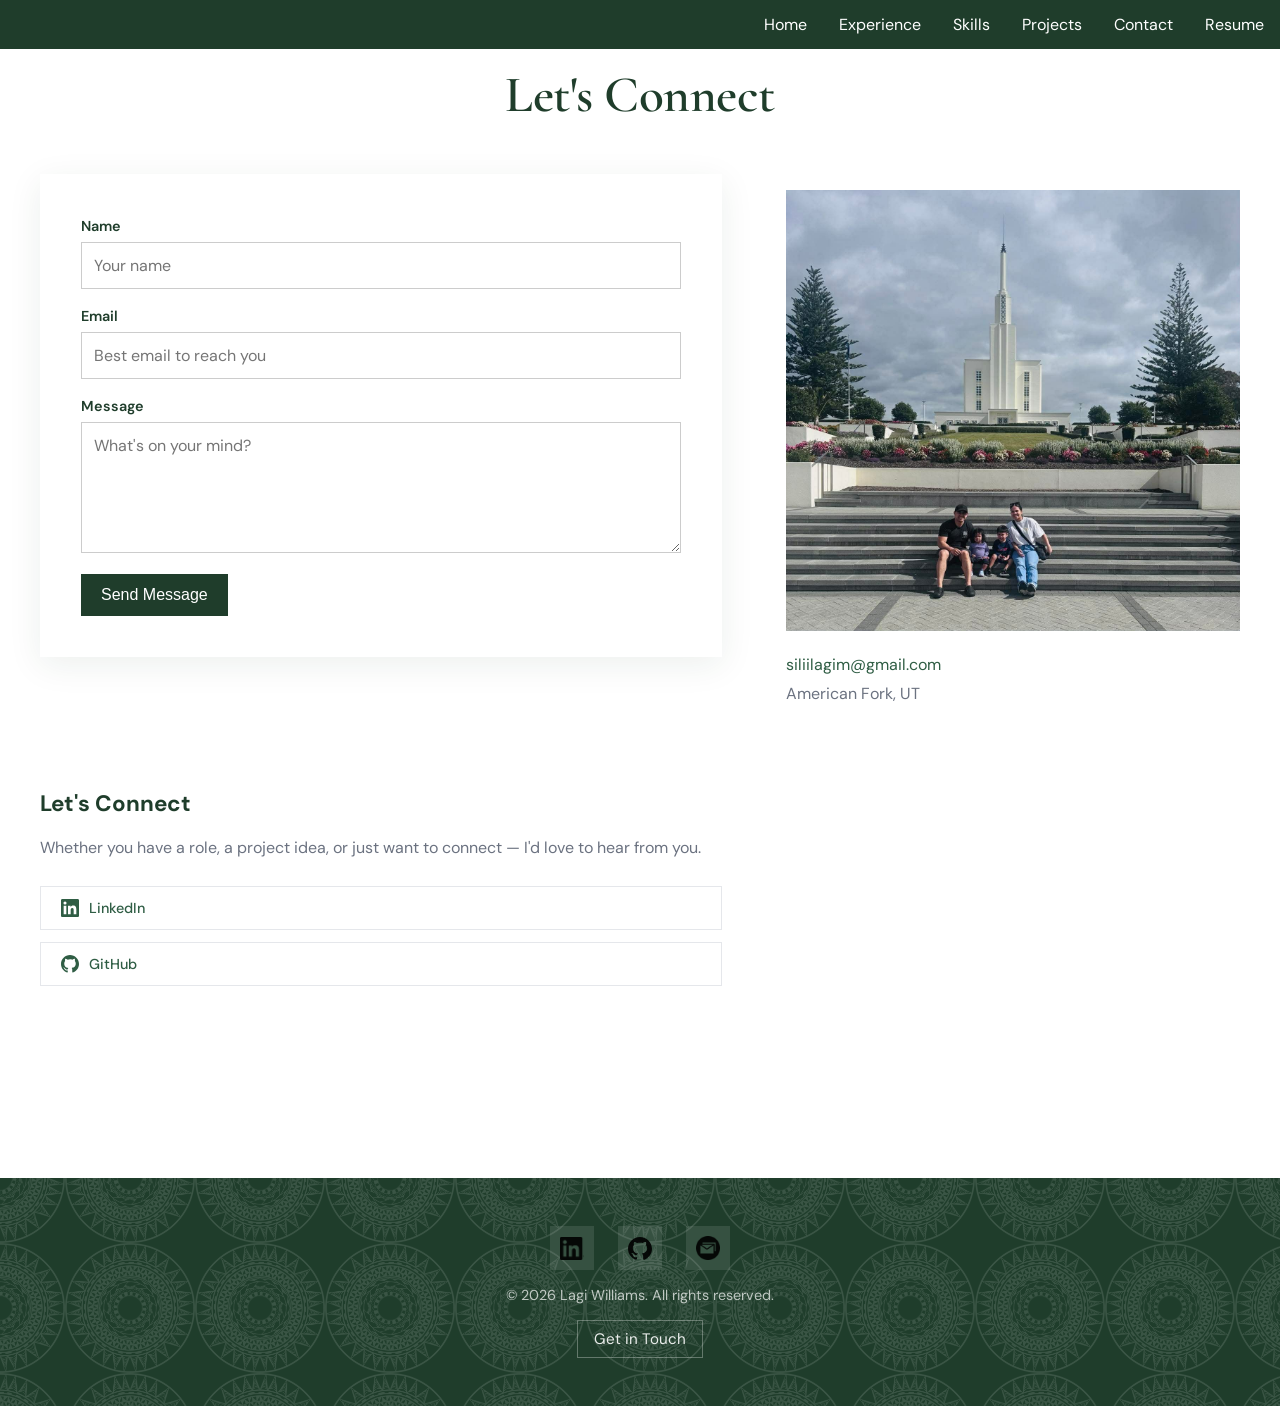
<file: contact.html>
<!DOCTYPE html>
<html lang="en">

<head>
    <meta charset="UTF-8">
    <meta name="viewport" content="width=device-width, initial-scale=1.0">
    <title>Lagi Williams | Contact</title>
    <link rel="stylesheet" href="styles.css">
</head>

<body>
    <div id="header"></div>

    <main>
        <section class="contact">
            <h2 class="sectionTitle">Let's Connect
            </h2>

            <div class="contact-grid" >
                <!-- LEFT: Contact Form -->
                <form class="contact-form" id="contactForm">
                    <label>Name</label>
                    <input type="text" name="name" placeholder="Your name" />

                    <label>Email</label>
                    <input type="email" name="email" placeholder="Best email to reach you" />

                    <label>Message</label>
                    <textarea name="message" rows="5" placeholder="What's on your mind?"></textarea>

                    <button type="submit">Send Message</button>
                </form>


                <!-- RIGHT: Contact Info -->
                <div class="contact-info">
                    <img src="temple_family.jpeg" alt="Lagi and family" class="contact-photo">
                    <p><a href="mailto:siliilagim@gmail.com">siliilagim@gmail.com</a></p>
                    <p>American Fork, UT</p>
                </div>

                <div class="contact-info">
                    <h3>Let's Connect</h3>
                    <p>Whether you have a role, a project idea, or just want to connect — I'd love to hear from you.</p>

                    <div class="contact-links">
                        <a href="https://www.linkedin.com/in/marley-williams" target="_blank" class="contact-link-btn">
                            <svg xmlns="http://www.w3.org/2000/svg" width="18" height="18" viewBox="0 0 24 24" fill="currentColor">
                                <path d="M20.447 20.452h-3.554v-5.569c0-1.328-.027-3.037-1.852-3.037-1.853 
                                                0-2.136 1.445-2.136 2.939v5.667H9.351V9h3.414v1.561h.046c.477-.9 
                                                1.637-1.85 3.37-1.85 3.601 0 4.267 2.37 4.267 5.455v6.286zM5.337 
                                                7.433a2.062 2.062 0 01-2.063-2.065 2.064 2.064 0 112.063 2.065zm1.782 
                                                13.019H3.555V9h3.564v11.452zM22.225 0H1.771C.792 0 0 .774 0 
                                                1.729v20.542C0 23.227.792 24 1.771 24h20.451C23.2 24 24 23.227 
                                                24 22.271V1.729C24 .774 23.2 0 22.222 0h.003z" />
                            </svg>
                            LinkedIn
                        </a>
                
                        <a href="https://github.com/siliilagi" target="_blank" class="contact-link-btn">
                            <svg xmlns="http://www.w3.org/2000/svg" width="18" height="18" viewBox="0 0 24 24" fill="currentColor">
                                <path d="M12 0C5.374 0 0 5.373 0 12c0 5.302 3.438 9.8 8.207 
                                                11.387.599.111.793-.261.793-.577v-2.234c-3.338.726-4.033-1.416-4.033-1.416-.546-1.387-1.333-1.756-1.333-1.756-1.089-.745.083-.729.083-.729 
                                                1.205.084 1.839 1.237 1.839 1.237 1.07 1.834 2.807 1.304 
                                                3.492.997.107-.775.418-1.305.762-1.604-2.665-.305-5.467-1.334-5.467-5.931 
                                                0-1.311.469-2.381 1.236-3.221-.124-.303-.535-1.524.117-3.176 0 0 
                                                1.008-.322 3.301 1.23A11.509 11.509 0 0112 5.803c1.02.005 2.047.138 
                                                3.006.404 2.291-1.552 3.297-1.23 3.297-1.23.653 1.653.242 2.874.118 
                                                3.176.77.84 1.235 1.911 1.235 3.221 0 4.609-2.807 5.624-5.479 
                                                5.921.43.372.823 1.102.823 2.222v3.293c0 .319.192.694.801.576C20.566 
                                                21.797 24 17.3 24 12c0-6.627-5.373-12-12-12z" />
                            </svg>
                            GitHub
                        </a>
                    </div>          </div>
            </div>
            <div class="form-success" id="formSuccess">
                    <div class="success-icon">✓</div>
                    <h3>Message sent!</h3>
                    <p>Thanks for reaching out — I'll get back to you soon.</p>          
            </div>
        </section>


    </main>

    <div id="footer"></div>
    <script src="main.js"></script>

</body>

</html>
</file>
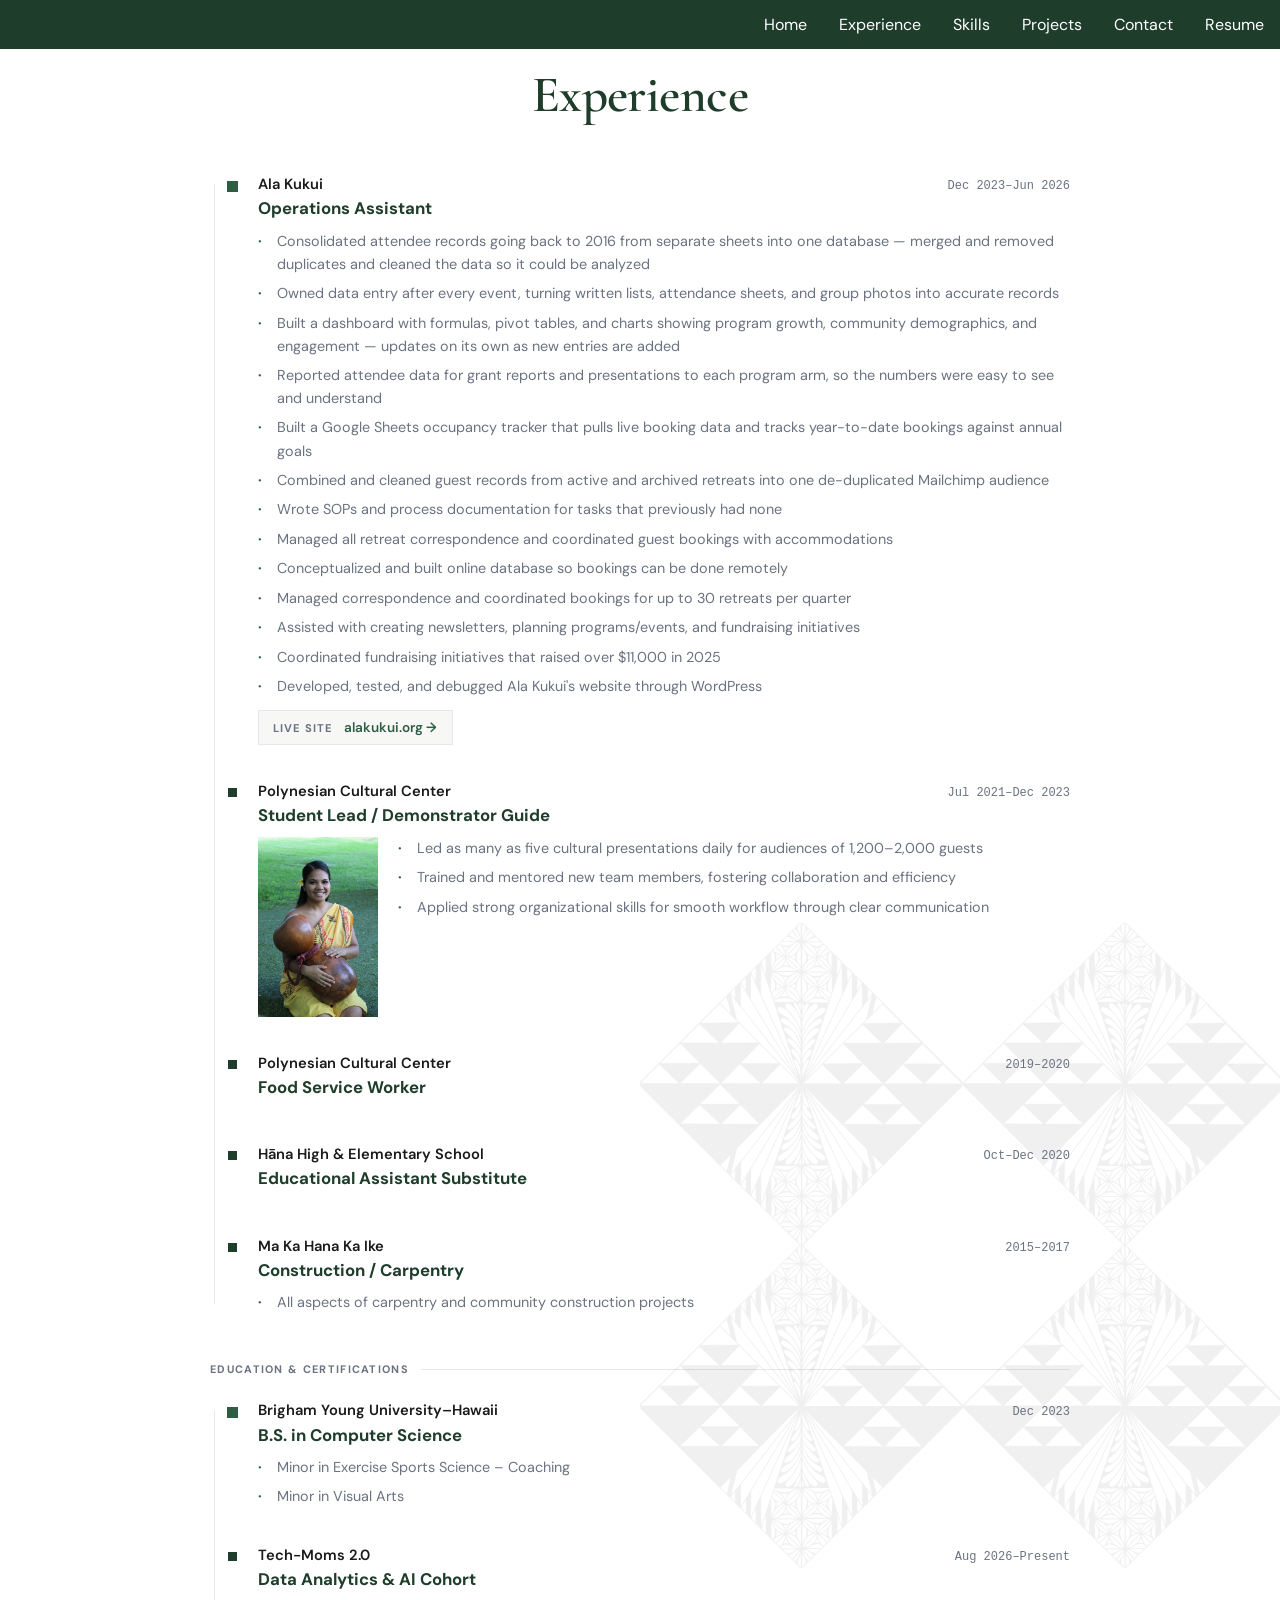
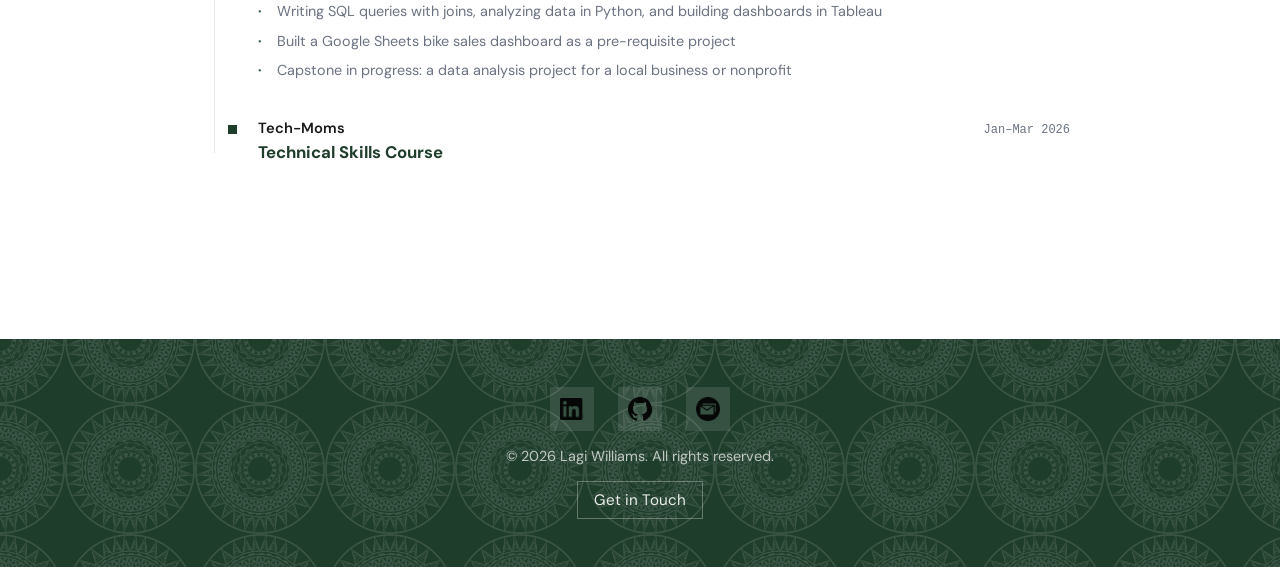
<file: experience.html>
<!DOCTYPE html>
<html lang="en">

<head>
    <meta charset="UTF-8">
    <meta name="viewport" content="width=device-width, initial-scale=1.0">
    <title>Lagi Williams | Experience</title>
    <link rel="stylesheet" href="styles.css">
</head>

<body>
    <div id="header"></div>
    <main>
        <section class="experience">
            <img src="tribal3.png" alt="" class="page-tribal" aria-hidden="true">
            <h2 class="sectionTitle">Experience</h2>

            <!-- Work History -->
            <div class="timeline-v">

                <div class="tl-item">
                    <div class="tl-dot"></div>
                    <div class="tl-header">
                        <span class="tl-company">Ala Kukui</span>
                        <span class="tl-date">Dec 2023–Jun 2026</span>
                    </div>
                    <p class="tl-role">Operations Assistant</p>
                    <ul class="exp-bullets">
                        <li>Consolidated attendee records going back to 2016 from separate sheets into one database — merged and removed duplicates and cleaned the data so it could be analyzed</li>
                        <li>Owned data entry after every event, turning written lists, attendance sheets, and group photos into accurate records</li>
                        <li>Built a dashboard with formulas, pivot tables, and charts showing program growth, community demographics, and engagement — updates on its own as new entries are added</li>
                        <li>Reported attendee data for grant reports and presentations to each program arm, so the numbers were easy to see and understand</li>
                        <li>Built a Google Sheets occupancy tracker that pulls live booking data and tracks year-to-date bookings against annual goals</li>
                        <li>Combined and cleaned guest records from active and archived retreats into one de-duplicated Mailchimp audience</li>
                        <li>Wrote SOPs and process documentation for tasks that previously had none</li>
                        <li>Managed all retreat correspondence and coordinated guest bookings with accommodations</li>
                        <li>Conceptualized and built online database so bookings can be done remotely</li>
                        <li>Managed correspondence and coordinated bookings for up to 30 retreats per quarter</li>
                        <li>Assisted with creating newsletters, planning programs/events, and fundraising initiatives</li>
                        <li>Coordinated fundraising initiatives that raised over $11,000 in 2025</li>
                        <li>Developed, tested, and debugged Ala Kukui's website through WordPress</li>
                    </ul>
                    <a href="https://alakukui.org" target="_blank" class="tl-site-link">
                        <span class="tl-site-label">Live Site</span>
                        <span class="tl-site-url">alakukui.org →</span>
                    </a>
                </div>

                <div class="tl-item">
                    <div class="tl-dot"></div>
                    <div class="tl-header">
                        <span class="tl-company">Polynesian Cultural Center</span>
                        <span class="tl-date">Jul 2021–Dec 2023</span>
                    </div>
                    <p class="tl-role">Student Lead / Demonstrator Guide</p>
                    <div class="tl-photo-row">
                        <img src="pcc_headshot.JPG" alt="Lagi at the Polynesian Cultural Center" class="tl-photo">
                        <ul class="exp-bullets">
                            <li>Led as many as five cultural presentations daily for audiences of 1,200–2,000 guests</li>
                            <li>Trained and mentored new team members, fostering collaboration and efficiency</li>
                            <li>Applied strong organizational skills for smooth workflow through clear communication</li>
                        </ul>
                    </div>
                </div>

                <div class="tl-item">
                    <div class="tl-dot"></div>
                    <div class="tl-header">
                        <span class="tl-company">Polynesian Cultural Center</span>
                        <span class="tl-date">2019–2020</span>
                    </div>
                    <p class="tl-role">Food Service Worker</p>
                </div>

                <div class="tl-item">
                    <div class="tl-dot"></div>
                    <div class="tl-header">
                        <span class="tl-company">Hāna High & Elementary School</span>
                        <span class="tl-date">Oct–Dec 2020</span>
                    </div>
                    <p class="tl-role">Educational Assistant Substitute</p>
                </div>

                <div class="tl-item">
                    <div class="tl-dot"></div>
                    <div class="tl-header">
                        <span class="tl-company">Ma Ka Hana Ka Ike</span>
                        <span class="tl-date">2015–2017</span>
                    </div>
                    <p class="tl-role">Construction / Carpentry</p>
                    <ul class="exp-bullets">
                        <li>All aspects of carpentry and community construction projects</li>
                    </ul>
                </div>

            </div>

            <!-- Education & Certifications -->
            <p class="tl-section-label">Education & Certifications</p>

            <div class="timeline-v">

                <div class="tl-item">
                    <div class="tl-dot"></div>
                    <div class="tl-header">
                        <span class="tl-company">Brigham Young University–Hawaii</span>
                        <span class="tl-date">Dec 2023</span>
                    </div>
                    <p class="tl-role">B.S. in Computer Science</p>
                    <ul class="exp-bullets">
                        <li>Minor in Exercise Sports Science – Coaching</li>
                        <li>Minor in Visual Arts</li>
                    </ul>
                </div>

                <div class="tl-item">
                    <div class="tl-dot"></div>
                    <div class="tl-header">
                        <span class="tl-company">Tech-Moms 2.0</span>
                        <span class="tl-date">Aug 2026–Present</span>
                    </div>
                    <p class="tl-role">Data Analytics & AI Cohort</p>
                    <ul class="exp-bullets">
                        <li>Writing SQL queries with joins, analyzing data in Python, and building dashboards in Tableau</li>
                        <li>Built a Google Sheets bike sales dashboard as a pre-requisite project</li>
                        <li>Capstone in progress: a data analysis project for a local business or nonprofit</li>
                    </ul>
                </div>

                <div class="tl-item">
                    <div class="tl-dot"></div>
                    <div class="tl-header">
                        <span class="tl-company">Tech-Moms</span>
                        <span class="tl-date">Jan–Mar 2026</span>
                    </div>
                    <p class="tl-role">Technical Skills Course</p>
                </div>

            </div>

        </section>
    </main>
    <div id="footer"></div>
    <script src="main.js"></script>
</body>

</html>
</file>
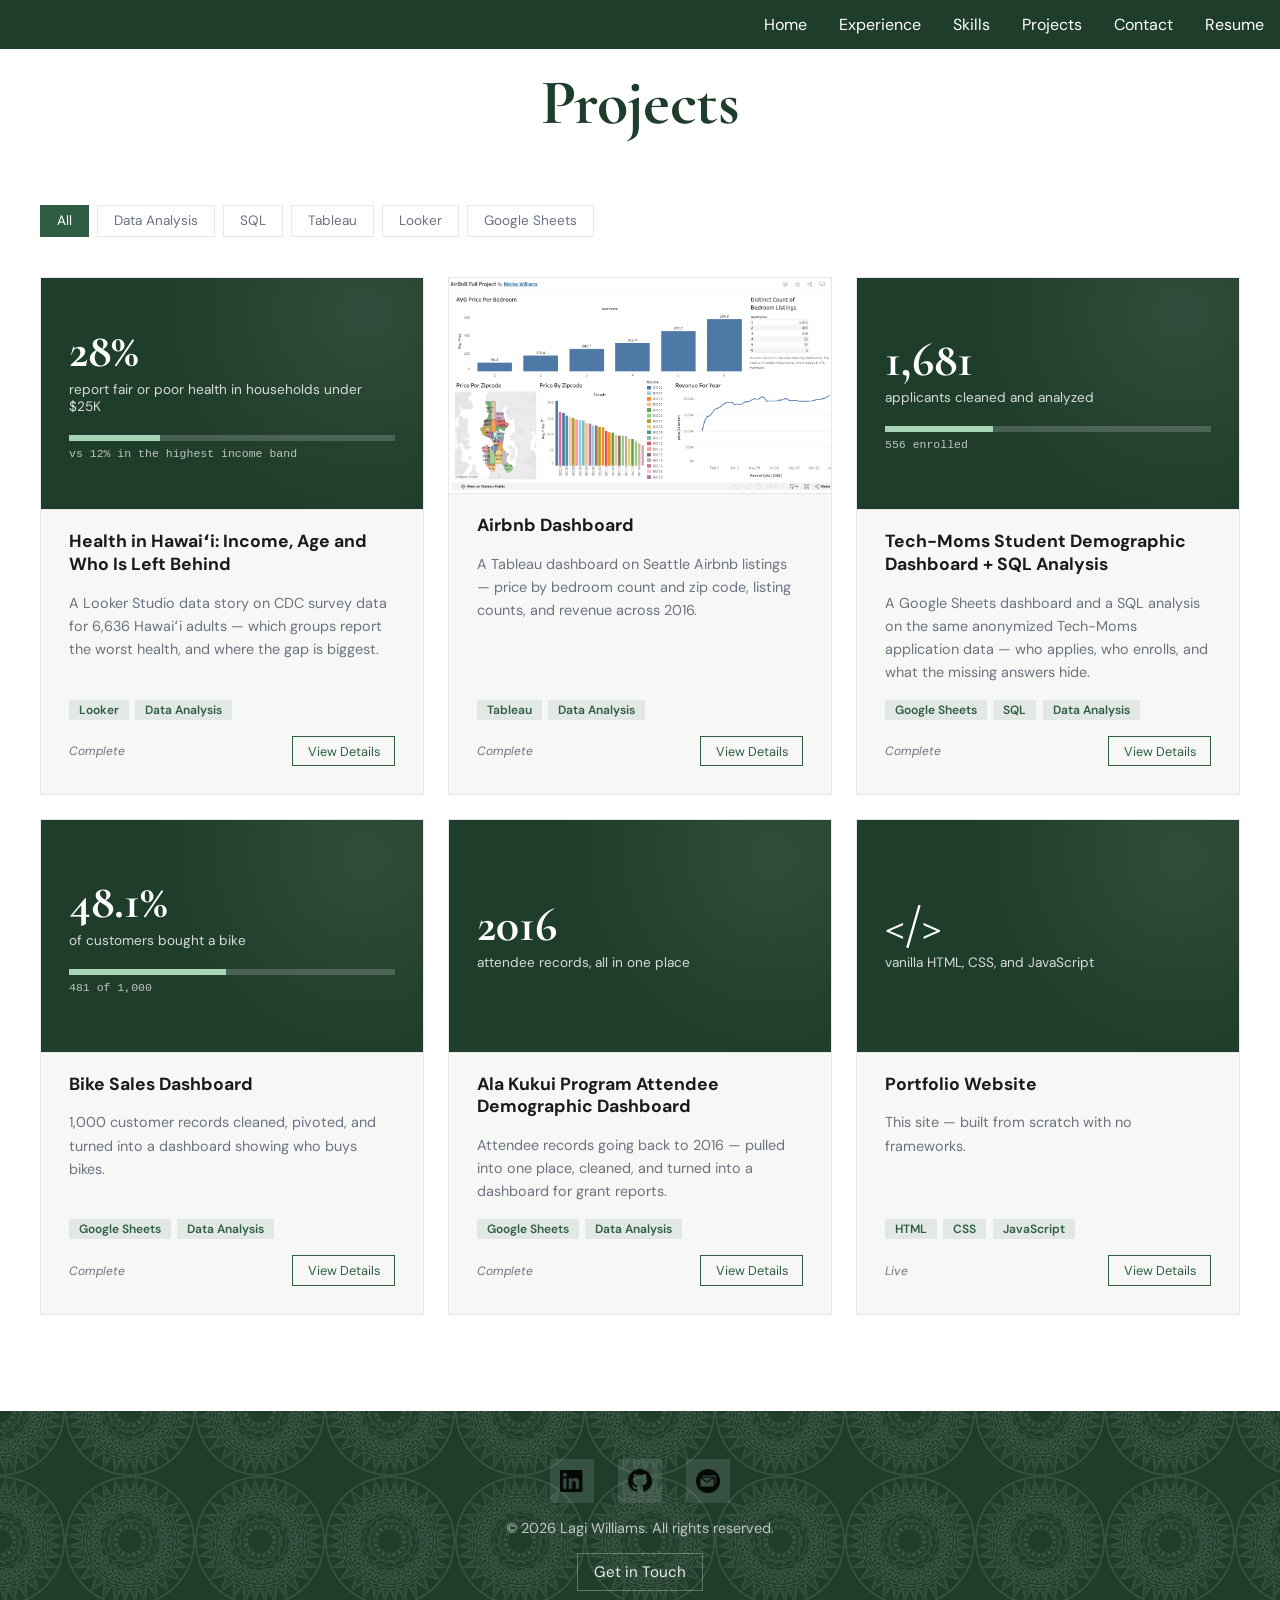
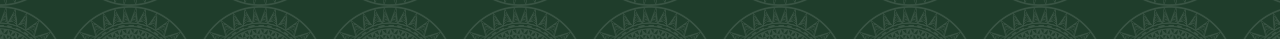
<file: projects.html>
<!DOCTYPE html>
<html lang="en">

<head>
    <meta charset="UTF-8">
    <meta name="viewport" content="width=device-width, initial-scale=1.0">
    <title>Lagi Williams | Projects</title>
    <link rel="stylesheet" href="styles.css">
</head>

<body class="projects-page">
    <div id="header"></div>

    <header>
        <h1>Projects</h1>
    </header>

    <main class="projects-page">
    
        <!-- Filter buttons — data-filter must match a project's tags -->
        <div class="filter-bar">
            <button class="filter-btn active" data-filter="all">All</button>
            <button class="filter-btn" data-filter="Data Analysis">Data Analysis</button>
            <button class="filter-btn" data-filter="SQL">SQL</button>
            <button class="filter-btn" data-filter="Tableau">Tableau</button>
            <button class="filter-btn" data-filter="Looker">Looker</button>
            <button class="filter-btn" data-filter="Google Sheets">Google Sheets</button>
        </div>
    
        <!-- Cards get injected here by JavaScript -->
        <div class="projects-grid" id="projectsGrid"></div>

    </main>
    
    <!-- Modal — lives outside main, hidden by default -->
    <div class="modal-overlay" id="modalOverlay">
        <div class="modal-box">
            <button class="modal-close" id="modalClose">✕</button>
            <div class="modal-tags" id="modalTags"></div>
            <h2 class="modal-title" id="modalTitle"></h2>
            <p class="modal-status" id="modalStatus"></p>
            <img class="modal-image" id="modalImage" alt="" style="display: none;">
            <div class="modal-detail" id="modalDetail"></div>
            <a class="tl-site-link" id="modalLink" target="_blank" rel="noopener" style="display: none;">
                <span class="tl-site-label">View</span>
                <span class="tl-site-url" id="modalLinkText"></span>
            </a>
        </div>
    </div>

    <div id="footer"></div>
    <script src="main.js"></script>
    <!-- <script src="instagram-scroll.js"></script> -->
</body>

</html>
</file>
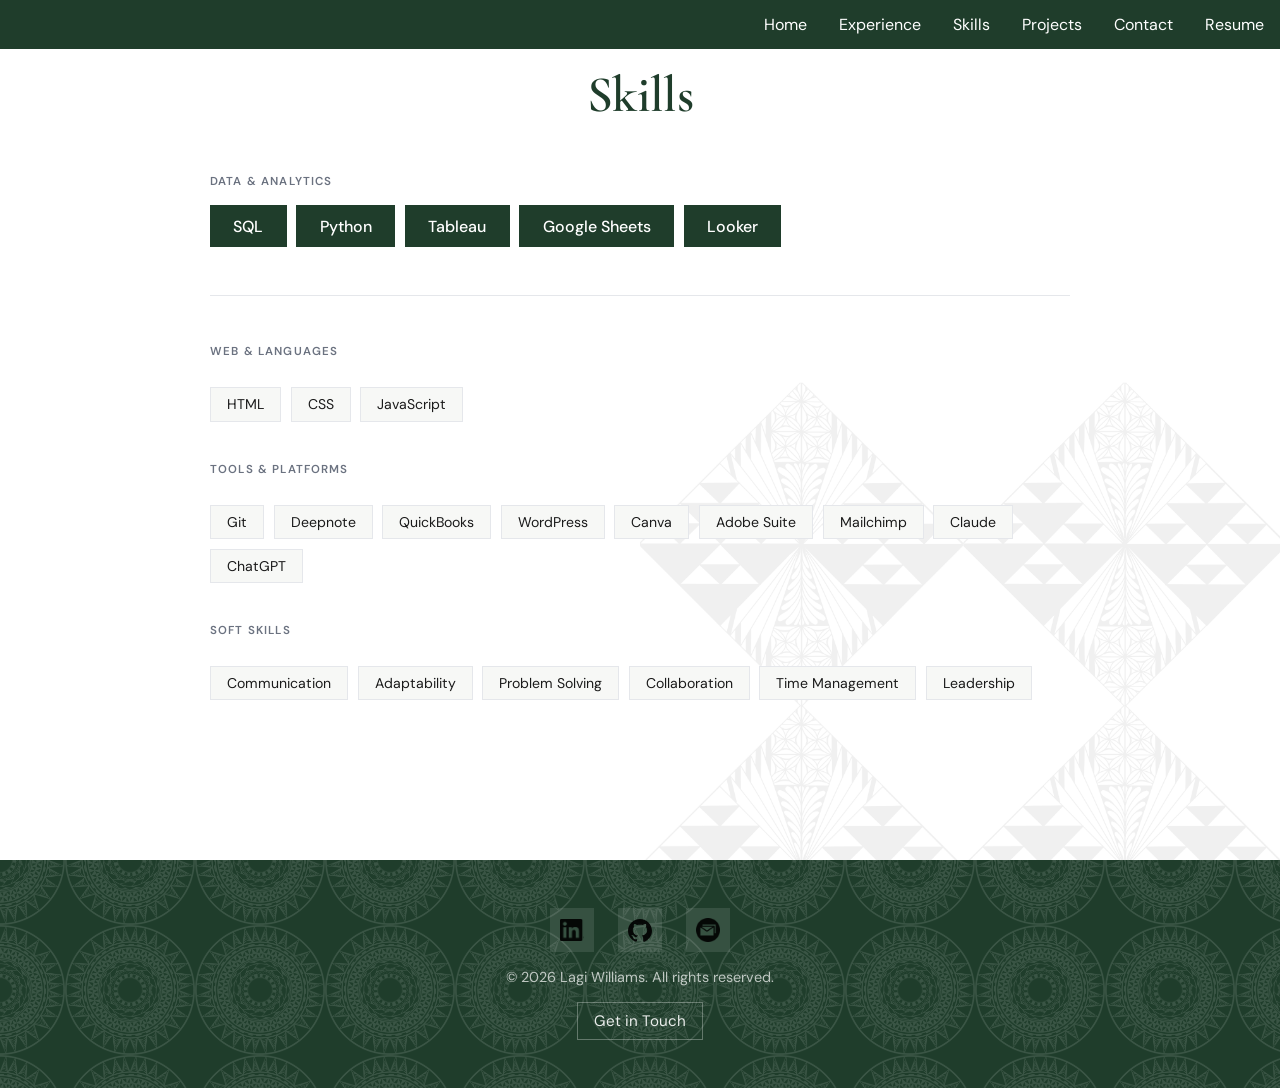
<file: skills.html>
<!DOCTYPE html>
<html lang="en">

<head>
    <meta charset="UTF-8">
    <meta name="viewport" content="width=device-width, initial-scale=1.0">
    <title>Lagi Williams | Skills</title>
    <link rel="stylesheet" href="styles.css">
</head>

<body>
    <div id="header"></div>
    <main>
        <section class="skills">
            <img src="tribal3.png" alt="" class="page-tribal" aria-hidden="true">
            <h2 class="sectionTitle">Skills</h2>

            <!-- Featured: Data & Analytics -->
            <div class="skills-featured">
                <p class="skills-label">Data & Analytics</p>
                <div class="skills-pills">
                    <span class="pill pill-featured">SQL</span>
                    <span class="pill pill-featured">Python</span>
                    <span class="pill pill-featured">Tableau</span>
                    <span class="pill pill-featured">Google Sheets</span>
                    <span class="pill pill-featured">Looker</span>
                </div>
            </div>

            <!-- Other skill groups -->
            <div class="skills-groups">

                <div class="skills-group">
                    <p class="skills-label">Web & Languages</p>
                    <div class="skills-pills">
                        <span class="pill">HTML</span>
                        <span class="pill">CSS</span>
                        <span class="pill">JavaScript</span>
                    </div>
                </div>

                <div class="skills-group">
                    <p class="skills-label">Tools & Platforms</p>
                    <div class="skills-pills">
                        <span class="pill">Git</span>
                        <span class="pill">Deepnote</span>
                        <span class="pill">QuickBooks</span>
                        <span class="pill">WordPress</span>
                        <span class="pill">Canva</span>
                        <span class="pill">Adobe Suite</span>
                        <span class="pill">Mailchimp</span>
                        <span class="pill">Claude</span>
                        <span class="pill">ChatGPT</span>
                    </div>
                </div>

                <div class="skills-group">
                    <p class="skills-label">Soft Skills</p>
                    <div class="skills-pills">
                        <span class="pill">Communication</span>
                        <span class="pill">Adaptability</span>
                        <span class="pill">Problem Solving</span>
                        <span class="pill">Collaboration</span>
                        <span class="pill">Time Management</span>
                        <span class="pill">Leadership</span>
                    </div>
                </div>

            </div>
        </section>
    </main>
    <div id="footer"></div>
    <script src="main.js"></script>
</body>

</html>
</file>
<file: styles.css>
@import url('https://fonts.googleapis.com/css2?family=Cormorant+Garamond:ital,wght@0,400;0,600;0,700;1,400;1,600&family=DM+Sans:wght@400;500;600;700&display=swap');

/* ============================================================
   ROOT & RESET
   ============================================================ */
   :root {
       --bg: #FFFFFF;
       --bg-soft: #F7F8F6;
       --primary: #1F3D2B;
       --accent: #2F5D44;
       --text: #1A1A1A;
       --text-muted: #6B7280;
       --border: #E5E7EB;
       --font-display: 'Cormorant Garamond', Georgia, serif;
       --font-body: 'DM Sans', system-ui, sans-serif;
   }

body {
    background-color: var(--bg);
    color: var(--text);
    font-family: var(--font-body);
    margin: 0;
    padding: 0;
}

h1,
h2,
h3,
h4,
p {
    margin: 0;
    padding: 0;
}

h1, h2 {
    font-family: var(--font-display);
    font-weight: 600;
    letter-spacing: -0.01em;
}

p,
li {
    color: var(--text-muted);
}


/* ============================================================
   SITE NAV (other pages)
   ============================================================ */
header {
    background-color: transparent;
    text-align: center;
    padding: 4rem 1.5rem 2rem;
}

.site-nav {
    position: fixed;
    top: 0;
    left: 0;
    width: 100%;
    box-sizing: border-box; /* keeps the menu button on screen on phones */
    opacity: 0;
    pointer-events: none;
    transition: opacity 0.4s ease;
    z-index: 100;
    transform: translateY(-8px);
}

.site-nav.show {
    opacity: 1;
    pointer-events: auto;
    transform: translateY(0);
}

.site-nav ul {
    list-style-type: none;
    margin: 0;
    padding: 0;
    overflow: hidden;
    background-color: var(--primary);
    display: flex;
    justify-content: flex-end;
}

.site-nav ul li a {
    display: block;
    color: white;
    text-align: center;
    padding: 14px 16px;
    text-decoration: none;
}

.site-nav ul li a:hover {
    background-color: var(--accent);
}


/* ============================================================
   HERO (homepage)
   ============================================================ */
.hero {
    position: fixed;
    top: 0;
    left: 0;
    width: 100%;
    height: 100vh;
    height: 100lvh; /* phones: full screen even when the address bar hides */
    z-index: 1;
    overflow: hidden;
    /* No height transition — the page sheet slides over the hero as you
       scroll, then the hero becomes the nav bar once the sheet reaches the top. */
}

.hero.shrunk {
    height: 70px;
    z-index: 10;
}

.hero-img {
    position: absolute;
    top: 0;
    left: 0;
    width: 100%;
    height: 100vh;
    height: 100lvh; /* stays full size so the photo doesn't jump when the hero becomes the nav bar */
    object-fit: cover;
    object-position: center top;
}

.hero-overlay {
    position: absolute;
    inset: 0;
    background: linear-gradient(to bottom,
            rgba(31, 61, 43, 0.5) 0%,
            rgba(31, 61, 43, 0.65) 100%);
    transition: background 0.4s ease;
}

.hero.shrunk .hero-overlay {
    background: rgba(31, 61, 43, 0.75);
}

.hero-tribal {
    position: absolute;
    top: 50vh;
    top: 50lvh; /* fixed to the screen, not the hero height, so it doesn't jump */
    left: 50%;
    width: 100vh;
    height: 100vw;
    object-fit: cover;
    object-position: center;
    mix-blend-mode: multiply;
    opacity: 0.6;
    z-index: 1;
    pointer-events: none;
    user-select: none;
    mask-image: radial-gradient(ellipse 55% 50% at center, transparent 30%, black 68%);
    -webkit-mask-image: radial-gradient(ellipse 55% 50% at center, transparent 30%, black 68%);
    transform: translate(-50%, -50%) rotate(90deg);
}

.home {
    position: absolute;
    top: 50%;
    left: 50%;
    transform: translate(-50%, -50%);
    width: 100%;
    z-index: 2;
    text-align: center;
    padding: 0 2rem;
    box-sizing: border-box;
}

.hero:not(.shrunk) .home {
    top: 50vh;
    top: 50svh; /* centered in the visible part of a phone screen */
}

.hero.shrunk .home {
    top: 50%;
    left: 2rem;
    transform: translateY(-50%);
    text-align: left;
    width: auto;
    padding: 0;
    animation: heroBarIn 0.35s ease both;
}

.hero.shrunk .hero-nav {
    animation: heroBarIn 0.35s ease both;
}

@keyframes heroBarIn {
    from { opacity: 0; }
    to   { opacity: 1; }
}

.home h1 {
    font-size: clamp(2.75rem, min(12vh, 18vw), 8rem); /* 18vw keeps the name inside narrow phone screens */
    font-family: var(--font-display);
    font-weight: 600;
    line-height: 0.95;
    color: white;
}

.hero.shrunk .home h1 {
    font-size: 1.3rem;
    white-space: nowrap;
}

.home p {
    font-size: clamp(0.95rem, min(3vh, 4.6vw), 1.5rem);
    margin-top: 1.5vh;
    min-height: 1.4em;   /* holds its space while the text types and deletes */
    white-space: nowrap; /* one line, so the name above never shifts */
    color: rgba(255, 255, 255, 0.85);
}

.hero.shrunk .home p {
    opacity: 0;
    font-size: 0;
    margin: 0;
}

.hero-nav {
    position: absolute;
    top: 50%;
    right: 2rem;
    transform: translateY(-50%);
    display: flex;
    gap: 0;
    z-index: 3;
    opacity: 0;
    pointer-events: none;
    transition: opacity 0.4s ease;
}

.hero.shrunk .hero-nav {
    opacity: 1;
    pointer-events: auto;
}

.hero-nav a {
    color: white;
    text-decoration: none;
    padding: 8px 14px;
    font-size: 0.95rem;
    font-weight: 500;
    border-radius: 0px;
    transition: background 0.2s ease;
}

.hero-nav a:hover {
    background-color: rgba(255, 255, 255, 0.2);
}

.hero-spacer {
    height: 100vh;
    height: 100svh; /* never changes size, so the page doesn't jump while scrolling */
}

.cursor {
    display: inline-block;
    color: white;
    font-weight: 300;
    animation: blink 0.7s step-end infinite;
}

@keyframes blink {

    0%,
    100% {
        opacity: 1;
    }

    50% {
        opacity: 0;
    }
}
/* ============================================================
   PAGE SHEET
   ============================================================ */
.page-sheet {
    position: relative;
    z-index: 5;
    background-color: var(--bg);
    box-shadow: 0 -12px 40px rgba(0, 0, 0, 0.25);
}


/* ============================================================
   ABOUT
   ============================================================ */
.about-me {
    padding: 10rem 6rem 2rem;
    max-width: 1200px;
    margin: 0 auto;
    background-color: var(--bg);
}

.about-title {
    width: 100%;
    text-align: center;
    margin-bottom: 3rem;
}

.about-title h2 {
    font-size: clamp(2rem, 5vw, 3rem);
    color: var(--primary);
    font-weight: 700;
}

.about-content {
    display: flex;
    flex-direction: row;
    gap: 4rem;
    align-items: flex-start;
    justify-content: center;
    flex-wrap: wrap;
}

.about-left {
    display: flex;
    flex-direction: column;
    align-items: center;
    gap: 1.5rem;
    flex: 0 0 300px;
    text-align: center;
}

.profile h1 {
    font-size: 2rem;
    font-family: var(--font-display);
    font-weight: 600;
    line-height: 1.3;
    color: var(--primary);
}

.headshot {
    width: 250px;
    height: auto;
    object-fit: cover;
}

.about-summary {
    flex: 1;
    min-width: 300px;
}

.about-summary p {
    font-size: 1.1rem;
    line-height: 1.7;
    color: var(--text-muted);
    margin-bottom: 1.5rem;
}

.centered {
    text-align: center;
    color: var(--text);
    margin: 2rem 0;
}
/* Hidden expandable section */
.about-more {
    max-height: 0;
    overflow: hidden;
    transition: max-height 0.5s ease;
}

/* When expanded, tall enough to show all content */
.about-more.expanded {
    max-height: 700px;
}

.about-more-inner {
    display: flex;
    gap: 1.25rem;
    align-items: flex-start;
}

.about-family-photo {
    width: 140px;
    flex-shrink: 0;
    height: auto;
    display: block;
}

/* The button */
.read-more-btn {
    background: none;
    border: 1px solid var(--accent);
    color: var(--accent);
    padding: 0.5rem 1.25rem;
    border-radius: 0;
    font-size: 0.9rem;
    font-family: inherit;
    cursor: pointer;
    margin-top: 1.25rem;
    display: flex;
    align-items: center;
    gap: 0.4rem;
    transition: background 0.2s ease, color 0.2s ease;
}

.read-more-btn:hover {
    background: var(--accent);
    color: white;
}

/* Arrow flips when expanded */
.btn-arrow {
    display: inline-block;
    transition: transform 0.3s ease;
}

.read-more-btn.open .btn-arrow {
    transform: rotate(180deg);
}

/* ============================================================
   EXPERIENCE / TIMELINE
   ============================================================ */
.experience {
    max-width: 860px;
    margin: 0 auto;
    padding: 4rem 2rem;
    position: relative;
}

.page-tribal {
    position: absolute;
    top: 50%;
    left: 50%;
    width: 70%;
    height: auto;
    mix-blend-mode: multiply;
    opacity: 0.06;
    pointer-events: none;
    user-select: none;
    z-index: 0;
    animation: tribalFloat 16s ease-in-out infinite;
}

@keyframes tribalFloat {
    0%, 100% { transform: translate(-50%, -50%) scale(1); }
    50%       { transform: translate(-50%, -50%) scale(1.05); }
}

.exp-list {
    display: flex;
    flex-direction: column;
}

.exp-item {
    padding: 2rem 0;
    border-bottom: 1px solid var(--border);
}

.exp-item:first-child {
    border-top: 1px solid var(--border);
}

.exp-header {
    display: flex;
    justify-content: space-between;
    align-items: baseline;
    gap: 1rem;
    margin-bottom: 0.3rem;
}

.exp-company {
    font-size: 0.95rem;
    font-weight: 600;
    color: var(--text);
}

.exp-date {
    font-size: 0.78rem;
    color: var(--text-muted);
    font-family: monospace;
    white-space: nowrap;
}

.exp-role {
    font-size: 1.15rem;
    font-weight: 700;
    color: var(--primary);
    margin-bottom: 0.75rem;
}

.exp-bullets {
    list-style: none;
    padding: 0;
    margin: 0;
    display: flex;
    flex-direction: column;
    gap: 0.4rem;
}

.exp-bullets li {
    padding-left: 1.2rem;
    position: relative;
    font-size: 0.9rem;
    line-height: 1.6;
}

.exp-bullets li::before {
    content: '·';
    position: absolute;
    left: 0;
    color: var(--accent);
    font-weight: 700;
}

.sectionTitle {
    text-align: center;
    font-size: clamp(2.2rem, 4vw, 3.2rem);
    font-family: var(--font-display);
    font-weight: 600;
    margin-bottom: 3rem;
    color: var(--primary);
}

.timeline {
    position: relative;
    padding: 2rem 0;
}

.timeline::before {
    content: '';
    position: absolute;
    top: 0;
    bottom: 0;
    left: 50%;
    width: 4px;
    background-color: var(--accent);
    transform: translateX(-50%);
}

.timeline-item {
    position: relative;
    width: 50%;
    padding: 1rem 2rem;
}

.timeline-item.right {
    left: 50%;
    text-align: left;
}

.timeline-item.left {
    left: 0;
    text-align: left;
}

.timeline-item::after {
    content: '';
    position: absolute;
    top: 20px;
    width: 20px;
    height: 20px;
    border-radius: 50%;
    background: var(--primary);
    border: 4px solid var(--accent);
}

.timeline-item.right::after {
    left: -10px;
}

.timeline-item.left::after {
    right: -10px;
}

.timeline-content {
    background-color: var(--bg-soft);
    padding: 1.5rem;
    border-radius: 0px;
    border: 1px solid var(--border);
}

.timeline-content h4 {
    font-size: 1rem;
    font-weight: 600;
    color: var(--accent);
    margin-bottom: 0.5rem;
}

.timeline-content h3 {
    font-size: 1.3rem;
    font-weight: 700;
    margin-bottom: 1rem;
    color: var(--primary);
}

.timeline-content ul {
    list-style: disc inside;
    color: var(--text-muted);
    line-height: 1.6;
    margin: 0;
    padding-left: 1rem;
}


/* ============================================================
   SKILLS
   ============================================================ */
.skills {
    max-width: 860px;
    margin: 0 auto;
    padding: 4rem 2rem;
    position: relative;
}

.skills-featured {
    margin-bottom: 3rem;
    padding-bottom: 3rem;
    border-bottom: 1px solid var(--border);
}

.skills-label {
    font-size: 0.72rem;
    font-weight: 600;
    letter-spacing: 0.1em;
    text-transform: uppercase;
    color: var(--text-muted);
    margin-bottom: 1rem;
}

.skills-pills {
    display: flex;
    flex-wrap: wrap;
    gap: 0.6rem;
}

.pill {
    padding: 0.45rem 1rem;
    border: 1px solid var(--border);
    border-radius: 0;
    font-size: 0.88rem;
    color: var(--text);
    background: var(--bg-soft);
}

.pill-featured {
    background: var(--primary);
    color: white;
    border-color: var(--primary);
    font-size: 1rem;
    padding: 0.6rem 1.4rem;
    font-weight: 500;
}

.pill-learning {
    border-color: var(--accent);
    color: var(--accent);
    background: rgba(47, 93, 68, 0.06);
    font-size: 1rem;
    padding: 0.6rem 1.4rem;
    display: flex;
    align-items: center;
    gap: 0.5rem;
    font-weight: 500;
}

.pill-learning em {
    font-style: normal;
    font-size: 0.65rem;
    font-weight: 700;
    text-transform: uppercase;
    letter-spacing: 0.06em;
    background: var(--accent);
    color: white;
    padding: 0.15rem 0.45rem;
    border-radius: 0;
}

.skills-groups {
    display: flex;
    flex-direction: column;
    gap: 2.5rem;
}

.skills-group {
    display: flex;
    flex-direction: column;
    gap: 0.75rem;
}


/* ============================================================
   PROJECTS
   ============================================================ */
.projects-page header {
    background-color: transparent;
    text-align: center;
    padding: 4rem 1.5rem 2rem;
}

.projects-page header h1 {
    font-size: clamp(2.5rem, 8vw, 4rem);
    color: var(--primary);
    font-weight: 700;
}

.projects-page main {
    max-width: 1200px;
    margin: 2rem auto;
    padding: 0 2rem;
}

.project-category {
    background-color: var(--bg-soft);
    border-radius: 0px;
    padding: 2.5rem;
    margin-bottom: 2.5rem;
    border: 1px solid var(--border);
    transition: transform 0.3s ease, box-shadow 0.3s ease;
    /* animation: fadeUp 0.6s ease forwards; */
}

.project-category:hover {
    transform: translateY(-4px);
    box-shadow: 0 8px 20px rgba(0, 0, 0, 0.15);
}

.project-category h2 {
    color: var(--primary);
    font-size: clamp(1.8rem, 4vw, 2.5rem);
    margin-bottom: 1.5rem;
    padding-bottom: 0.75rem;
    border-bottom: 3px solid var(--accent);
}

.project-category>p {
    color: var(--text-muted);
    font-size: 1.1rem;
    line-height: 1.6;
}

.project {
    margin-top: 2rem;
}

.project h3 {
    color: var(--accent);
    font-size: clamp(1.5rem, 3vw, 1.8rem);
    margin-bottom: 1rem;
    font-weight: 600;
}

.project h4 {
    color: var(--text-muted);
    font-size: 1.2rem;
    margin-top: 1.5rem;
    margin-bottom: 0.75rem;
    font-weight: 600;
}

.mission {
    background: linear-gradient(135deg,
            rgba(47, 93, 68, 0.08) 0%,
            rgba(31, 61, 43, 0.08) 100%);
    padding: 1.5rem;
    border-radius: 0px;
    border-left: 4px solid var(--accent);
    margin: 1.5rem 0;
    font-size: 1.05rem;
    line-height: 1.7;
}

.mission strong {
    color: var(--primary);
    font-size: 1.1rem;
    font-weight: 700;
}

.project ul {
    list-style-position: inside;
    margin-left: 1rem;
    margin-top: 1rem;
}

.project ul li {
    padding: 0.6rem 0;
    color: var(--text-muted);
    line-height: 1.7;
}

.project ul li::marker {
    color: var(--accent);
    font-weight: bold;
}


/* ============================================================
   INSTAGRAM
   ============================================================ */
.instagram-section {
    margin-top: 3rem;
    padding-top: 2rem;
    border-top: 2px solid var(--accent);
}

.instagram-link {
    display: inline-flex;
    align-items: center;
    gap: 0.5rem;
    color: var(--primary);
    text-decoration: none;
    font-size: 1.1rem;
    font-weight: 600;
    padding: 0.75rem 1.5rem;
    background: linear-gradient(135deg,
            rgba(47, 93, 68, 0.1) 0%,
            rgba(31, 61, 43, 0.1) 100%);
    border-radius: 0px;
    transition: all 0.3s ease;
    margin-bottom: 2rem;
}

.instagram-link:hover {
    background: linear-gradient(135deg,
            rgba(47, 93, 68, 0.2) 0%,
            rgba(31, 61, 43, 0.2) 100%);
    transform: translateY(-2px);
}

.instagram-link svg {
    width: 24px;
    height: 24px;
}

.instagram-grid {
    display: grid;
    grid-template-columns: repeat(auto-fit, minmax(280px, 1fr));
    gap: 1.5rem;
    margin-top: 2rem;
}

.instagram-video-wrapper {
    position: relative;
    width: 100%;
    padding-bottom: 177.78%;
    background-color: #000;
    border-radius: 0px;
    overflow: hidden;
    border: 1px solid var(--border);
    transition: transform 0.3s ease, box-shadow 0.3s ease;
}

.instagram-video-wrapper:hover {
    transform: scale(1.02);
    box-shadow: 0 8px 20px rgba(0, 0, 0, 0.2);
}

.instagram-video {
    position: absolute;
    top: 0;
    left: 0;
    width: 100%;
    height: 100%;
    object-fit: cover;
}


/* ============================================================
   CONTACT
   ============================================================ */
.contact {
    max-width: 1200px;
    margin: 0 auto;
    padding: 4rem 2rem 6rem;
}

.contact-grid {
    display: grid;
    grid-template-columns: 1.2fr 0.8fr;
    gap: 4rem;
    align-items: flex-start;
}

.contact-form {
    background-color: var(--bg-soft);
    padding: 2.5rem;
    border-radius: 0px;
}

.contact-form label {
    font-size: 0.9rem;
    font-weight: 600;
    color: var(--primary);
}

.contact-form input,
.contact-form textarea {
    width: 100%;
    padding: 12px;
    margin-top: 6px;
    margin-bottom: 16px;
    border-radius: 0px;
    border: 1px solid #ccc;
    background-color: white;
    font-family: inherit;
    font-size: 1rem;
    box-sizing: border-box;
}

.contact-form button {
    background-color: var(--primary);
    color: white;
    border: none;
    padding: 12px 20px;
    border-radius: 0px;
    font-size: 1rem;
    cursor: pointer;
}

.contact-form button:hover {
    background-color: var(--accent);
}

.contact-info {
    padding-top: 1rem;
}

.contact-photo {
    width: 100%;
    height: auto;
    display: block;
    margin-bottom: 1.25rem;
}

.contact-info h3 {
    color: var(--primary);
    font-size: 1.4rem;
    margin-bottom: 1rem;
}

.contact-info p {
    font-size: 1rem;
    line-height: 1.8;
}

.contact-info a {
    color: var(--accent);
    text-decoration: none;
}

.contact-info a:hover {
    text-decoration: underline;
}


/* ============================================================
   FOOTER
   ============================================================ */
.site-footer {
    background-color: var(--primary);
    color: rgba(255, 255, 255, 0.8);
    padding: 3rem 2rem;
    margin-top: 6rem;
    position: relative;
    overflow: hidden;
}

.site-footer::before {
    content: '';
    position: absolute;
    inset: 0;
    background-image: url('tribal2.png');
    background-size: 260px 260px;
    background-repeat: repeat;
    mix-blend-mode: screen;
    opacity: 0.12;
    pointer-events: none;
}

.footer-content {
    max-width: 1200px;
    margin: 0 auto;
    display: flex;
    flex-direction: column;
    align-items: center;
    gap: 1rem;
}

.footer-social {
    display: flex;
    gap: 1.5rem;
    align-items: center;
}

.footer-social a {
    display: flex;
    align-items: center;
    justify-content: center;
    width: 44px;
    height: 44px;
    background-color: rgba(255, 255, 255, 0.1);
    border-radius: 0;
    transition: all 0.3s ease;
}

.footer-social a:hover {
    background-color: var(--accent);
    transform: translateY(-2px);
}

.footer-social img {
    opacity: 0.9;
}

.footer-copyright {
    font-size: 0.9rem;
    color: rgba(255, 255, 255, 0.7);
    margin: 0;
}

.footer-link {
    color: rgba(255, 255, 255, 0.9);
    text-decoration: none;
    font-size: 0.95rem;
    padding: 0.5rem 1rem;
    border: 1px solid rgba(255, 255, 255, 0.3);
    border-radius: 0;
    transition: all 0.3s ease;
}

.footer-link:hover {
    background-color: rgba(255, 255, 255, 0.1);
    border-color: rgba(255, 255, 255, 0.5);
}


/* ============================================================
   ANIMATIONS
   ============================================================ */
@keyframes fadeUp {
    from {
        opacity: 0;
        transform: translateY(12px);
    }

    to {
        opacity: 1;
        transform: translateY(0);
    }
}

/* ============================================================
   FILTER BAR
   ============================================================ */
.filter-bar {
    display: flex;
    gap: 0.5rem;
    flex-wrap: wrap;
    margin-bottom: 2.5rem;
}

.filter-btn {
    background: none;
    border: 1px solid var(--border);
    color: var(--text-muted);
    padding: 0.4rem 1rem;
    border-radius: 0;
    font-size: 0.85rem;
    font-family: inherit;
    cursor: pointer;
    transition: all 0.2s ease;
}

.filter-btn:hover {
    border-color: var(--accent);
    color: var(--accent);
}

.filter-btn.active {
    background: var(--accent);
    border-color: var(--accent);
    color: white;
}

/* ============================================================
   PROJECT CARDS
   ============================================================ */
.projects-grid {
    display: grid;
    grid-template-columns: repeat(auto-fill, minmax(300px, 1fr));
    gap: 1.5rem;
}

.project-card {
    background: var(--bg-soft);
    border: 1px solid var(--border);
    border-radius: 0;
    padding: 1.75rem;
    display: flex;
    flex-direction: column;
    gap: 1rem;
    cursor: pointer;
    transition: transform 0.2s ease, border-color 0.2s ease;
    animation: fadeUp 0.3s ease forwards;
    /* ADD THIS LINE */
}
.empty-state {
    grid-column: 1 / -1;
    text-align: center;
    padding: 4rem 2rem;
    color: var(--text-muted);
    font-size: 0.95rem;
    line-height: 1.8;
}
.project-card:hover {
    transform: translateY(-4px);
    border-color: var(--accent);
    box-shadow: 0 0 0 1px var(--accent), 0 8px 28px rgba(47, 93, 68, 0.14);
}

.project-card h3 {
    font-size: 1.1rem;
    font-weight: 700;
    color: var(--text);
}

.project-card p {
    font-size: 0.9rem;
    color: var(--text-muted);
    line-height: 1.6;
    flex: 1;
}

.card-tags {
    display: flex;
    flex-wrap: wrap;
    gap: 0.4rem;
}

.tag {
    font-size: 0.75rem;
    font-weight: 600;
    padding: 2px 10px;
    border-radius: 0;
    background: rgba(47, 93, 68, 0.1);
    color: var(--accent);
}

.card-footer {
    display: flex;
    align-items: center;
    justify-content: space-between;
    margin-top: auto;
}

.card-status {
    font-size: 0.75rem;
    color: var(--text-muted);
    font-style: italic;
}

.view-btn {
    background: none;
    border: 1px solid var(--accent);
    color: var(--accent);
    padding: 0.35rem 0.9rem;
    border-radius: 0;
    font-size: 0.8rem;
    font-family: inherit;
    cursor: pointer;
    transition: background 0.2s ease, color 0.2s ease;
}

.view-btn:hover {
    background: var(--accent);
    color: white;
}

/* ============================================================
   MODAL
   ============================================================ */
.modal-overlay {
    position: fixed;
    inset: 0;
    background: rgba(0, 0, 0, 0.5);
    z-index: 200;
    display: flex;
    align-items: center;
    justify-content: center;
    padding: 2rem;
    opacity: 0;
    pointer-events: none;
    transition: opacity 0.3s ease;
}

.modal-overlay.open {
    opacity: 1;
    pointer-events: auto;
}

.modal-box {
    background: white;
    border-radius: 0;
    padding: 2.5rem;
    max-width: 560px;
    width: 100%;
    position: relative;
    transform: translateY(20px);
    transition: transform 0.3s ease;
}

.modal-overlay.open .modal-box {
    transform: translateY(0);
}

.modal-close {
    position: absolute;
    top: 1.25rem;
    right: 1.25rem;
    background: none;
    border: none;
    font-size: 1.1rem;
    cursor: pointer;
    color: var(--text-muted);
    line-height: 1;
    padding: 0.25rem;
    transition: color 0.2s ease;
}

.modal-close:hover {
    color: var(--text);
}

.modal-tags {
    display: flex;
    flex-wrap: wrap;
    gap: 0.4rem;
    margin-bottom: 1rem;
}

.modal-title {
    font-size: 1.4rem;
    font-weight: 700;
    color: var(--text);
    margin-bottom: 0.4rem;
}

.modal-status {
    font-size: 0.8rem;
    color: var(--accent);
    font-weight: 600;
    margin-bottom: 1.25rem;
    text-transform: uppercase;
    letter-spacing: 0.05em;
}

.modal-detail {
    font-size: 0.95rem;
    line-height: 1.7;
    color: var(--text-muted);
}

/* ============================================================
   CURRENTLY BUILDING
   ============================================================ */
.currently-building {
    padding: 5rem 2rem;
    background: var(--bg);
    max-width: 1200px;
    margin: 0 auto;
}

.building-inner {
    max-width: 700px;
    margin: 0 auto;
}

.building-label {
    font-size: 0.75rem;
    font-weight: 700;
    text-transform: uppercase;
    letter-spacing: 0.12em;
    color: var(--accent);
    margin-bottom: 1.5rem;
}

.building-card {
    background: var(--bg-soft);
    border: 1px solid var(--border);
    border-radius: 0;
    overflow: hidden;
    margin-bottom: 1rem;
    padding: 0;
}

.building-card-photo {
    width: 100%;
    height: 180px;
    object-fit: cover;
    object-position: center;
    display: block;
}

.building-body {
    padding: 1.25rem 1.75rem 1.75rem;
}

.building-top {
    display: flex;
    align-items: center;
    justify-content: space-between;
    margin-bottom: 0.75rem;
}

.building-top h3 {
    font-size: 1.05rem;
    font-weight: 700;
    color: var(--text);
}

.building-status {
    display: flex;
    align-items: center;
    gap: 0.4rem;
    font-size: 0.78rem;
    font-weight: 600;
    color: var(--accent);
}

/* Pulsing green dot */
.pulse-dot {
    width: 8px;
    height: 8px;
    background: var(--accent);
    border-radius: 50%;
    animation: pulse 1.5s ease-in-out infinite;
}

@keyframes pulse {

    0%,
    100% {
        opacity: 1;
        transform: scale(1);
    }

    50% {
        opacity: 0.4;
        transform: scale(0.8);
    }
}

.building-card p {
    font-size: 0.9rem;
    line-height: 1.6;
    color: var(--text-muted);
    margin-bottom: 1.25rem;
}

/* Progress bar track */
.building-bar {
    height: 3px;
    background: var(--border);
    border-radius: 0;
    overflow: hidden;
    margin-bottom: 0.5rem;
}

/* Progress bar fill */
.building-progress {
    height: 100%;
    background: var(--accent);
    border-radius: 0;
    transition: width 1s ease;
}

.building-percent {
    font-size: 0.75rem;
    color: var(--text-muted);
    font-family: monospace;
}
/* ============================================================
   CONTACT LINKS
   ============================================================ */
.contact-links {
    display: flex;
    flex-direction: column;
    gap: 0.75rem;
    margin-top: 1.5rem;
}

.contact-link-btn {
    display: flex;
    align-items: center;
    gap: 0.6rem;
    padding: 0.75rem 1.25rem;
    border: 1px solid var(--border);
    border-radius: 0;
    color: var(--text);
    text-decoration: none;
    font-size: 0.9rem;
    font-weight: 500;
    transition: border-color 0.2s ease, color 0.2s ease, background 0.2s ease;
}

.contact-link-btn:hover {
    border-color: var(--accent);
    color: var(--accent);
    background: rgba(47, 93, 68, 0.05);
}

/* ============================================================
   FORM SUCCESS MESSAGE
   ============================================================ */
.form-success {
    display: none;
    text-align: center;
    padding: 3rem 2rem;
    background: var(--bg-soft);
    border: 1px solid var(--border);
    border-radius: 0;
    margin-top: 1rem;
}

.form-success.visible {
    display: block;
    animation: fadeUp 0.4s ease forwards;
}

.success-icon {
    width: 48px;
    height: 48px;
    background: var(--accent);
    color: white;
    border-radius: 50%;
    display: flex;
    align-items: center;
    justify-content: center;
    font-size: 1.3rem;
    font-weight: 700;
    margin: 0 auto 1rem;
}

.form-success h3 {
    color: var(--text);
    font-size: 1.2rem;
    margin-bottom: 0.5rem;
}

.form-success p {
    color: var(--text-muted);
    font-size: 0.9rem;
}
/* ============================================================
   RESPONSIVE
   ============================================================ */
@media (max-width: 900px) {

    .about-content {
        flex-direction: column;
        align-items: center;
        gap: 2rem;
    }

    .about-left,
    .about-summary {
        width: 100%;
        text-align: center;
    }

    .headshot {
        width: 100%;
        max-width: 250px;
    }

    .about-title h2 {
        font-size: clamp(1.8rem, 6vw, 2.5rem);
    }

    .timeline-item {
        width: 100%;
        padding-left: 2rem;
        padding-right: 2rem;
        text-align: left !important;
        left: 0 !important;
    }

    .timeline-item::after {
        left: 50%;
        transform: translateX(-50%);
    }

    .skills-layout-simple {
        grid-template-columns: 1fr;
    }

    .tech-skills {
        justify-content: center;
    }

    .contact-grid {
        grid-template-columns: 1fr;
        gap: 2.5rem;
    }

    .contact-info {
        text-align: center;
    }

    .projects-page main {
        margin: 1.5rem auto;
        padding: 0 1.5rem;
    }

    .project-category {
        padding: 2rem;
        margin-bottom: 2rem;
    }

    .project-category h2 {
        font-size: clamp(1.5rem, 5vw, 2rem);
    }

    .project h3 {
        font-size: clamp(1.3rem, 4vw, 1.6rem);
    }

    .instagram-grid {
        grid-template-columns: repeat(auto-fit, minmax(220px, 1fr));
        gap: 1rem;
    }

    .site-footer {
        padding: 2.5rem 1.5rem;
    }
}

@media (max-width: 480px) {

    .projects-page header {
        padding: 3rem 1rem 1.5rem;
    }

    .project-category {
        padding: 1.5rem;
    }

    .mission {
        padding: 1.25rem;
    }

    .project ul {
        margin-left: 0.5rem;
    }

    .instagram-grid {
        grid-template-columns: 1fr;
    }

    .instagram-video-wrapper {
        max-width: 400px;
        margin: 0 auto;
    }
}


/* ============================================================
   ROADMAP PAGE
   ============================================================ */
.roadmap-page {
    max-width: 960px;
    margin: 0 auto;
    padding: 4rem 2rem 6rem;
}

.roadmap-header {
    margin-bottom: 3rem;
    padding-bottom: 2.5rem;
    border-bottom: 1px solid var(--border);
}

.roadmap-meta {
    display: grid;
    grid-template-columns: repeat(auto-fit, minmax(200px, 1fr));
    gap: 1.25rem;
    margin-top: 2rem;
}

.roadmap-meta-item {
    display: flex;
    flex-direction: column;
    gap: 0.3rem;
    border-bottom: 1px solid var(--border);
    padding-bottom: 0.75rem;
}

.meta-label {
    font-size: 0.68rem;
    font-weight: 700;
    text-transform: uppercase;
    letter-spacing: 0.1em;
    color: var(--text-muted);
}

.meta-value {
    font-size: 0.95rem;
    font-weight: 600;
    color: var(--text);
}

/* Phase strip */
.phase-strip {
    display: flex;
    align-items: stretch;
    gap: 0;
    margin-bottom: 3.5rem;
    border: 1px solid var(--border);
    overflow: hidden;
}

.phase-strip-item {
    flex: 1;
    display: flex;
    flex-direction: column;
    gap: 0.2rem;
    padding: 1rem 1.25rem;
    background: var(--bg-soft);
    border-right: 1px solid var(--border);
    transition: background 0.2s;
}

.phase-strip-item:last-child {
    border-right: none;
}

.phase-strip-item.active {
    background: var(--primary);
}

.phase-strip-item.active .ps-num,
.phase-strip-item.active .ps-name,
.phase-strip-item.active .ps-date {
    color: white;
}

.phase-arrow {
    display: flex;
    align-items: center;
    padding: 0 0.5rem;
    color: var(--text-muted);
    font-size: 0.9rem;
    background: var(--bg-soft);
    border-right: 1px solid var(--border);
}

.ps-num {
    font-size: 0.68rem;
    font-weight: 700;
    font-family: monospace;
    color: var(--accent);
    letter-spacing: 0.05em;
}

.ps-name {
    font-size: 0.9rem;
    font-weight: 700;
    color: var(--text);
}

.ps-date {
    font-size: 0.72rem;
    color: var(--text-muted);
    font-family: monospace;
}

/* Phase blocks */
.phases-list {
    display: flex;
    flex-direction: column;
    gap: 0;
}

.roadmap-phase {
    display: grid;
    grid-template-columns: 200px 1fr;
    gap: 0;
    border-top: 1px solid var(--border);
    padding: 2.5rem 0;
}

.roadmap-phase:last-child {
    border-bottom: 1px solid var(--border);
}

.phase-sidebar {
    padding-right: 2rem;
    display: flex;
    flex-direction: column;
    gap: 0.5rem;
    position: relative;
}

.phase-big-num {
    font-size: 4rem;
    font-weight: 600;
    font-family: var(--font-display);
    color: var(--border);
    line-height: 1;
    letter-spacing: -0.02em;
    position: absolute;
    top: -0.5rem;
    right: 2rem;
    pointer-events: none;
    user-select: none;
}

.phase-info {
    position: relative;
    z-index: 1;
}

.phase-info h3 {
    font-size: 1.1rem;
    font-weight: 700;
    color: var(--primary);
    margin-bottom: 0.5rem;
}

.phase-dates {
    font-family: monospace;
    font-size: 0.78rem;
    color: var(--text-muted);
    margin-bottom: 0.15rem;
}

.phase-weeks {
    font-size: 0.78rem;
    color: var(--text-muted);
    margin-bottom: 0.15rem;
}

.phase-hours {
    font-size: 0.82rem;
    font-weight: 600;
    color: var(--accent);
}

.phase-status {
    display: inline-flex;
    align-items: center;
    gap: 0.4rem;
    font-size: 0.72rem;
    font-weight: 700;
    text-transform: uppercase;
    letter-spacing: 0.08em;
    padding: 0.25rem 0.6rem;
    margin-top: 0.75rem;
    width: fit-content;
}

.phase-status.current {
    background: rgba(47, 93, 68, 0.1);
    color: var(--accent);
    border: 1px solid var(--accent);
}

.phase-status.upcoming {
    color: var(--text-muted);
    border: 1px solid var(--border);
}

/* Phase content */
.phase-content {
    display: flex;
    flex-direction: column;
    gap: 1.25rem;
}

.phase-week-block {
    border-left: 2px solid var(--border);
    padding-left: 1.25rem;
}

.week-tag {
    display: inline-block;
    font-size: 0.68rem;
    font-weight: 700;
    font-family: monospace;
    text-transform: uppercase;
    letter-spacing: 0.06em;
    color: var(--text-muted);
    margin-bottom: 0.3rem;
}

.phase-week-block h4 {
    font-size: 0.98rem;
    font-weight: 700;
    color: var(--text);
    margin-bottom: 0.3rem;
}

.phase-week-block p {
    font-size: 0.875rem;
    color: var(--text-muted);
    line-height: 1.6;
    margin: 0;
}

.phase-checkpoint {
    background: var(--bg-soft);
    border: 1px solid var(--border);
    border-top: 2px solid var(--primary);
    padding: 0.9rem 1.1rem;
    margin-top: 0.5rem;
    font-size: 0.875rem;
    color: var(--text-muted);
    line-height: 1.6;
}

.checkpoint-label {
    display: block;
    font-size: 0.68rem;
    font-weight: 700;
    text-transform: uppercase;
    letter-spacing: 0.1em;
    color: var(--primary);
    margin-bottom: 0.3rem;
}

/* Job targets */
.roadmap-job-section {
    margin-top: 3.5rem;
    padding-top: 2.5rem;
    border-top: 1px solid var(--border);
}

.roadmap-sub-title {
    font-size: 1rem;
    font-weight: 700;
    text-transform: uppercase;
    letter-spacing: 0.1em;
    color: var(--primary);
    margin-bottom: 1.5rem;
}

.job-targets {
    display: grid;
    grid-template-columns: repeat(auto-fill, minmax(240px, 1fr));
    gap: 0.75rem;
}

.job-target {
    border: 1px solid var(--border);
    padding: 1rem 1.25rem;
    display: flex;
    flex-direction: column;
    gap: 0.25rem;
    background: var(--bg-soft);
    transition: border-color 0.2s;
}

.job-target:hover {
    border-color: var(--accent);
}

.job-target.primary {
    border-top: 2px solid var(--primary);
}

.job-target.stretch {
    border-style: dashed;
}

.job-title {
    font-size: 0.92rem;
    font-weight: 700;
    color: var(--text);
}

.job-range {
    font-size: 0.82rem;
    font-family: monospace;
    color: var(--accent);
    font-weight: 600;
}

.job-note {
    font-size: 0.68rem;
    font-weight: 700;
    text-transform: uppercase;
    letter-spacing: 0.08em;
    color: var(--text-muted);
}

/* Roadmap responsive */
@media (max-width: 700px) {
    .roadmap-phase {
        grid-template-columns: 1fr;
    }

    .phase-sidebar {
        padding-right: 0;
        padding-bottom: 1.5rem;
        flex-direction: row;
        flex-wrap: wrap;
        align-items: flex-start;
        gap: 1rem;
    }

    .phase-big-num {
        display: none;
    }

    .phase-strip {
        flex-wrap: wrap;
    }

    .phase-strip-item {
        min-width: 45%;
    }

    .phase-arrow {
        display: none;
    }
}


/* ============================================================
   HAMBURGER BUTTON (shared by site-nav and hero-nav)
   ============================================================ */
.nav-hamburger {
    display: none; /* hidden on desktop */
    flex-direction: column;
    justify-content: center;
    gap: 5px;
    cursor: pointer;
    background: none;
    border: none;
    padding: 10px;
    z-index: 110;
}

.nav-hamburger span {
    display: block;
    width: 22px;
    height: 2px;
    background: white;
    transition: transform 0.25s ease, opacity 0.2s ease;
}

/* X shape when open */
.nav-hamburger.open span:nth-child(1) {
    transform: translateY(7px) rotate(45deg);
}
.nav-hamburger.open span:nth-child(2) {
    opacity: 0;
}
.nav-hamburger.open span:nth-child(3) {
    transform: translateY(-7px) rotate(-45deg);
}

/* Hero-nav links wrapper — flex on desktop */
.hero-nav-links {
    display: flex;
    gap: 0;
}


/* ============================================================
   MOBILE NAV (≤ 700px)
   ============================================================ */
@media (max-width: 700px) {

    /* ── Site-nav (all non-home pages) ── */
    .site-nav {
        background: var(--primary);
        display: flex;
        align-items: center;
        justify-content: flex-end;
        padding: 0 1rem;
        height: 50px;
    }

    .nav-hamburger {
        display: flex; /* show on mobile */
    }

    .site-nav ul {
        display: none;
        position: absolute;
        top: 50px;
        left: 0;
        right: 0;
        flex-direction: column;
        background: var(--primary);
        border-top: 1px solid rgba(255, 255, 255, 0.12);
        z-index: 99;
    }

    .site-nav ul.mobile-open {
        display: flex;
    }

    .site-nav ul li a {
        text-align: left;
        padding: 14px 20px;
        border-bottom: 1px solid rgba(255, 255, 255, 0.08);
    }

    /* ── Hero-nav (homepage) ── */
    .hero-hamburger {
        opacity: 0;
        pointer-events: none;
        transition: opacity 0.4s ease;
    }

    .hero.shrunk .hero-hamburger {
        opacity: 1;
        pointer-events: auto;
    }

    .hero-nav-links {
        display: none;
        position: fixed;
        top: 70px; /* height of shrunk hero */
        left: 0;
        right: 0;
        flex-direction: column;
        background: rgba(31, 61, 43, 0.97);
        border-top: 1px solid rgba(255, 255, 255, 0.12);
        z-index: 200;
    }

    .hero-nav-links.mobile-open {
        display: flex;
    }

    .hero-nav-links a {
        padding: 14px 20px;
        border-bottom: 1px solid rgba(255, 255, 255, 0.08);
        font-size: 1rem;
        border-radius: 0;
    }
}


/* ============================================================
   GENERAL MOBILE RESPONSIVE FIXES (≤ 700px)
   ============================================================ */
@media (max-width: 700px) {

    /* About section — reduce crushing side padding */
    .about-me {
        padding: 4rem 1.5rem 2rem;
    }

    /* Skills section */
    .skills {
        padding: 3rem 1.5rem;
    }

    /* Experience section */
    .experience {
        padding: 3rem 1.5rem;
    }

    /* Roadmap page */
    .roadmap-page {
        padding: 3rem 1.25rem 4rem;
    }

    /* Contact page */
    .contact {
        padding: 3rem 1.25rem 4rem;
    }

    /* Contact form padding */
    .contact-form {
        padding: 1.75rem 1.25rem;
    }

    /* Currently building cards — full width stack */
    .building-inner {
        max-width: 100%;
    }

    /* Project cards single column */
    .projects-grid {
        grid-template-columns: 1fr;
    }

    /* Filter bar wraps cleanly */
    .filter-bar {
        gap: 0.4rem;
    }

    .filter-btn {
        font-size: 0.78rem;
        padding: 0.35rem 0.75rem;
    }

    /* Footer */
    .site-footer {
        margin-top: 3rem;
    }

    /* Section titles */
    .sectionTitle {
        margin-bottom: 2rem;
    }
}


/* ============================================================
   SCROLL REVEAL ANIMATION
   ============================================================ */
.reveal {
    opacity: 0;
    transform: translateY(14px);
    transition: opacity 0.55s ease, transform 0.55s ease;
}

.reveal.visible {
    opacity: 1;
    transform: translateY(0);
}


/* ============================================================
   VERTICAL TIMELINE (Experience page)
   ============================================================ */
.timeline-v {
    position: relative;
    padding-left: 1.25rem;
    margin-bottom: 1rem;
}

/* The vertical line */
.timeline-v::before {
    content: '';
    position: absolute;
    left: 4px;
    top: 10px;
    bottom: 10px;
    width: 1px;
    background: var(--border);
}

.tl-item {
    position: relative;
    padding-left: 1.75rem;
    padding-bottom: 2.25rem;
}

.tl-item:last-child {
    padding-bottom: 0;
}

/* Square marker dot */
.tl-dot {
    position: absolute;
    left: -4px;
    top: 5px;
    width: 9px;
    height: 9px;
    background: var(--primary);
    border: 2px solid var(--bg);
    transition: background 0.2s;
}

.tl-item:first-child .tl-dot {
    background: var(--accent);
    width: 11px;
    height: 11px;
    left: -5px;
}

.tl-header {
    display: flex;
    justify-content: space-between;
    align-items: baseline;
    gap: 1rem;
    flex-wrap: wrap;
    margin-bottom: 0.2rem;
}

.tl-company {
    font-size: 0.92rem;
    font-weight: 600;
    color: var(--text);
}

.tl-date {
    font-size: 0.75rem;
    color: var(--text-muted);
    font-family: monospace;
    white-space: nowrap;
}

.tl-role {
    font-size: 1.05rem;
    font-weight: 700;
    color: var(--primary);
    margin-bottom: 0.65rem;
}

.tl-photo-row {
    display: flex;
    gap: 1.25rem;
    align-items: flex-start;
}

.tl-photo {
    width: 120px;
    flex-shrink: 0;
    height: auto;
    display: block;
}

.tl-site-link {
    display: inline-flex;
    align-items: center;
    gap: 0.75rem;
    margin-top: 0.75rem;
    padding: 0.5rem 0.9rem;
    border: 1px solid var(--border);
    background: var(--bg-soft);
    text-decoration: none;
    color: var(--text);
    font-size: 0.85rem;
    transition: border-color 0.2s, background 0.2s;
}

.tl-site-link:hover {
    border-color: var(--accent);
    background: white;
}

.tl-site-label {
    font-size: 0.7rem;
    font-weight: 700;
    letter-spacing: 0.08em;
    text-transform: uppercase;
    color: var(--text-muted);
}

.tl-site-url {
    color: var(--accent);
    font-weight: 600;
}

.tl-section-label {
    font-size: 0.68rem;
    font-weight: 700;
    text-transform: uppercase;
    letter-spacing: 0.12em;
    color: var(--text-muted);
    margin: 3rem 0 1.5rem;
    display: flex;
    align-items: center;
    gap: 0.75rem;
}

.tl-section-label::after {
    content: '';
    flex: 1;
    height: 1px;
    background: var(--border);
}


/* ============================================================
   CONTACT FORM — GLASSMORPHISM
   ============================================================ */
.contact {
    position: relative;
}

.contact::before {
    content: '';
    position: absolute;
    inset: 0;
    background-image: url('tribal2.png');
    background-size: 220px 220px;
    background-repeat: repeat;
    opacity: 0.04;
    pointer-events: none;
    z-index: 0;
}

.contact > * {
    position: relative;
    z-index: 1;
}

.contact-form {
    background: rgba(255, 255, 255, 0.72);
    backdrop-filter: blur(14px);
    -webkit-backdrop-filter: blur(14px);
    border: 1px solid rgba(255, 255, 255, 0.5);
    box-shadow: 0 8px 32px rgba(31, 61, 43, 0.08);
}


/* ============================================================
   HERO NAME LETTER STAGGER (anime.js)
   ============================================================ */
.name-letter {
    display: inline-block;
}

/* Keeps each word of the name together so it never breaks mid-word */
.name-word {
    display: inline-block;
    white-space: nowrap;
}


/* ============================================================
   ROADMAP HOUR COUNTER
   ============================================================ */
.phase-hours[data-target] {
    font-variant-numeric: tabular-nums;
}

/* ============================================================
   SMOOTH SCROLLING + PHONE FIXES
   ============================================================ */

img,
video {
    max-width: 100%;
}

/* Project popup: long write-ups scroll inside the box instead of
   running off the top of the screen */
.modal-box {
    max-height: calc(100vh - 3rem);
    max-height: calc(100dvh - 3rem);
    overflow-y: auto;
    -webkit-overflow-scrolling: touch;
    box-sizing: border-box;
}

/* Project screenshot inside the popup */
.modal-image {
    display: block;
    width: 100%;
    height: auto;
    border: 1px solid var(--border);
    margin-bottom: 1.25rem;
}

@media (max-width: 700px) {
    .modal-overlay {
        padding: 1.5rem 1rem;
    }

    .modal-box {
        padding: 2rem 1.5rem;
    }
}

@media (max-width: 700px) {

    /* About: on phones the sections stack, so let them size to their content.
       (flex: 0 0 300px was locking the photo block to 300px tall and the
       text was sliding underneath it.) */
    .about-left {
        flex: 0 0 auto;
    }

    .about-summary {
        min-width: 0;
        width: 100%;
    }

    /* Read more: family photo above the text instead of beside it */
    .about-more-inner {
        flex-direction: column;
        align-items: center;
    }

    .about-family-photo {
        width: 100%;
        max-width: 260px;
    }

    /* Experience: photo sits above its bullets instead of squeezing them */
    .tl-photo-row {
        flex-direction: column;
    }

    .tl-photo {
        width: 140px;
    }

    /* Shrunk hero bar: name sits closer to the edge on small screens */
    .hero.shrunk .home {
        left: 1.25rem;
    }

    /* Home page menu: the old translateY() on .hero-nav trapped the dropdown
       inside the 70px bar, so the links never showed. Center it with flexbox
       instead so the dropdown can open below the bar. */
    .hero-nav {
        top: 0;
        right: 1rem;
        height: 70px;
        transform: none;
        align-items: center;
    }
}

/* Respect people who turn animations off on their device */
@media (prefers-reduced-motion: reduce) {
    .reveal {
        opacity: 1;
        transform: none;
        transition: none;
    }

    .cursor,
    .hero.shrunk .home,
    .hero.shrunk .hero-nav {
        animation: none;
    }
}

/* ============================================================
   CARD VISUALS — screenshot or headline-number panel
   ============================================================ */
.card-visual {
    margin: -1.75rem -1.75rem 0.25rem;
    aspect-ratio: 16 / 9;
    overflow: hidden;
    border-bottom: 1px solid var(--border);
}

.card-visual--image {
    background: var(--bg);
}

.card-visual--image img {
    width: 100%;
    height: 100%;
    object-fit: cover;
    object-position: top left;
    display: block;
    transition: transform 0.4s ease;
}

.project-card:hover .card-visual--image img {
    transform: scale(1.03);
}

.card-visual--stat {
    background:
        radial-gradient(circle at 85% 15%, rgba(255, 255, 255, 0.08), transparent 55%),
        var(--primary);
    color: #FFFFFF;
    display: flex;
    flex-direction: column;
    justify-content: center;
    padding: 1.5rem 1.75rem;
    gap: 0.35rem;
}

.stat-value {
    font-family: var(--font-display);
    font-size: 3rem;
    font-weight: 700;
    line-height: 1;
}

.stat-label {
    font-size: 0.85rem;
    color: rgba(255, 255, 255, 0.82);
}

.stat-bar {
    margin-top: 0.9rem;
    height: 6px;
    background: rgba(255, 255, 255, 0.18);
}

.stat-bar span {
    display: block;
    height: 100%;
    background: #A8D5B5;
}

.stat-bar-label {
    font-family: monospace;
    font-size: 0.72rem;
    color: rgba(255, 255, 255, 0.7);
}

/* Project cards now have a picture on top, so the text needs a
   little less vertical padding to stay balanced */
.project-card h3 {
    line-height: 1.3;
}

/* ============================================================
   CASE STUDY POPUP — The question / The data / What I did / What I found
   ============================================================ */
.modal-box {
    max-width: 680px;
}

.modal-detail .case-block {
    padding: 1rem 0;
    border-top: 1px solid var(--border);
}

.modal-detail .case-block:first-child {
    border-top: none;
    padding-top: 0;
}

.modal-detail h4 {
    font-size: 0.72rem;
    font-weight: 700;
    text-transform: uppercase;
    letter-spacing: 0.12em;
    color: var(--accent);
    margin-bottom: 0.4rem;
}

.modal-detail p {
    margin-bottom: 0.75rem;
}

.modal-detail .case-block p:last-child {
    margin-bottom: 0;
}

.modal-detail ul {
    margin: 0;
    padding-left: 1.1rem;
}

.modal-detail li {
    margin-bottom: 0.45rem;
    color: var(--text);
}

.modal-detail li::marker {
    color: var(--accent);
}

/* ============================================================
   FEATURED WORK (Homepage)
   ============================================================ */
.featured-work {
    padding: 4rem 2rem 1rem;
    max-width: 1200px;
    margin: 0 auto;
}

.featured-head {
    display: flex;
    align-items: baseline;
    justify-content: space-between;
    gap: 1rem;
}

.featured-head .building-label {
    margin-bottom: 1.5rem;
}

.featured-all {
    font-size: 0.85rem;
    color: var(--accent);
    text-decoration: none;
    font-weight: 600;
}

.featured-all:hover {
    text-decoration: underline;
}

.featured-grid {
    display: grid;
    grid-template-columns: repeat(3, 1fr);
    gap: 1.5rem;
}

.featured-card {
    text-decoration: none;
    color: inherit;
}

.featured-more {
    margin-top: auto;
    font-size: 0.85rem;
    font-weight: 600;
    color: var(--accent);
}

@media (max-width: 900px) {
    .featured-grid {
        grid-template-columns: 1fr;
    }
}

/* Small inline link inside the About section */
.about-link {
    color: var(--accent);
    font-weight: 600;
}
</file>
